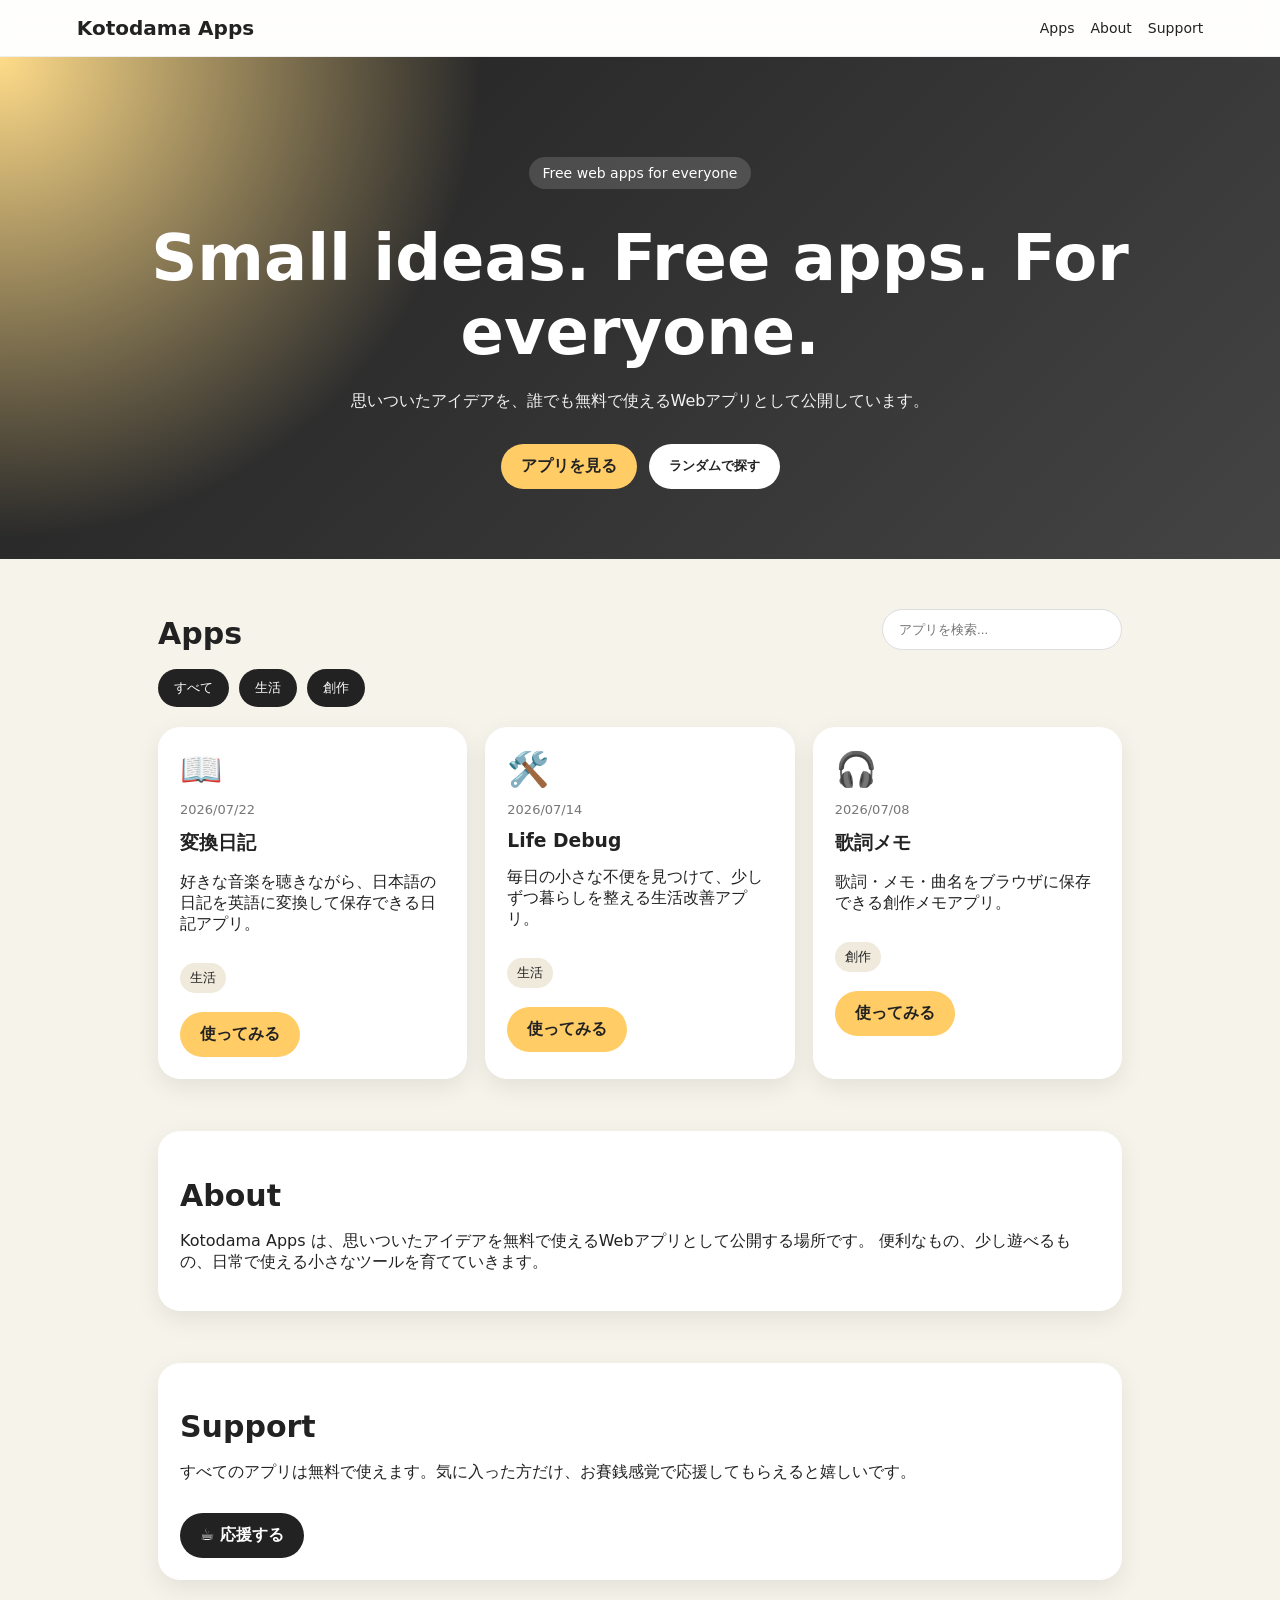
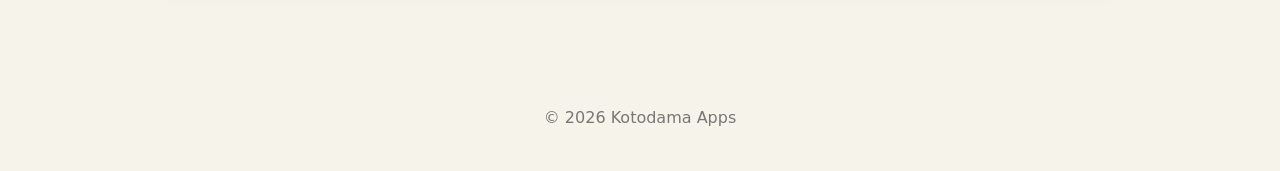
<file: index.html>
<!DOCTYPE html>
<html lang="ja">

<head>
  <meta charset="UTF-8" />
  <meta name="viewport" content="width=device-width, initial-scale=1.0" />
  <title>Kotodama Apps</title>
  <link rel="stylesheet" href="style.css" />
</head>

<body>
  <header class="site-header">
    <div class="logo" id="siteLogo">Kotodama Apps</div>
    <nav>
      <a href="#apps">Apps</a>
      <a href="#about">About</a>
      <a href="#support">Support</a>
    </nav>
  </header>

  <section class="hero">
    <p class="badge" id="siteBadge"></p>
    <h1 id="siteSlogan"></h1>
    <p class="lead" id="siteDescription"></p>

    <div class="hero-buttons">
      <a href="#apps" class="btn primary">アプリを見る</a>
      <button class="btn secondary" id="randomBtn">ランダムで探す</button>
    </div>
  </section>

  <main>
    <section class="section" id="apps">
      <div class="section-head">
        <h2>Apps</h2>
        <input id="searchInput" type="text" placeholder="アプリを検索..." />
      </div>

      <div class="categories" id="categoryButtons"></div>

      <div id="appList" class="app-grid"></div>
    </section>

    <section class="section about" id="about">
      <h2>About</h2>
      <p>
        Kotodama Apps は、思いついたアイデアを無料で使えるWebアプリとして公開する場所です。
        便利なもの、少し遊べるもの、日常で使える小さなツールを育てていきます。
      </p>
    </section>

    <section class="section support" id="support">
      <h2>Support</h2>
      <p>
        すべてのアプリは無料で使えます。気に入った方だけ、お賽銭感覚で応援してもらえると嬉しいです。
      </p>
      <a class="btn support-btn" id="supportLink" href="#" target="_blank">☕ 応援する</a>
    </section>
  </main>

  <footer>
    <p id="footerText"></p>
  </footer>

  <script src="config.js"></script>
  <script src="apps.js"></script>
  <script src="script.js"></script>
</body>

</html>
</file>
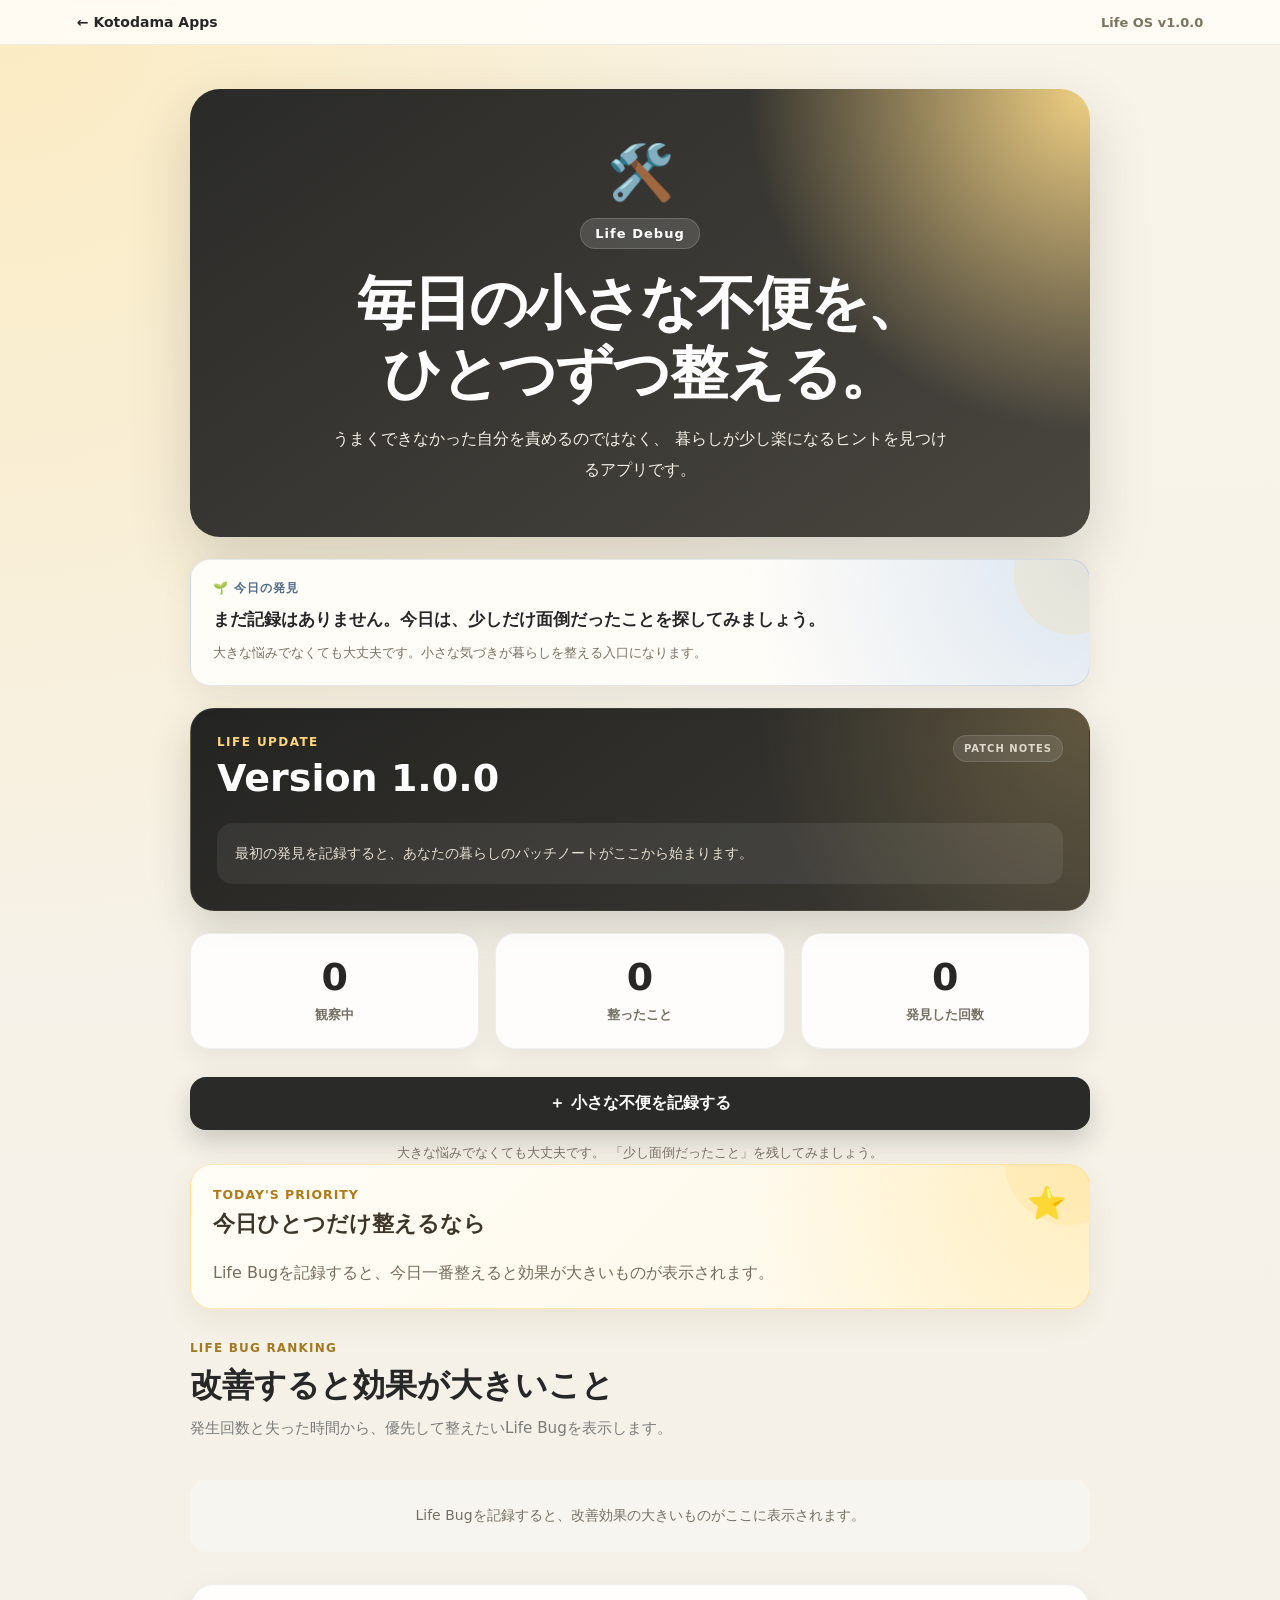
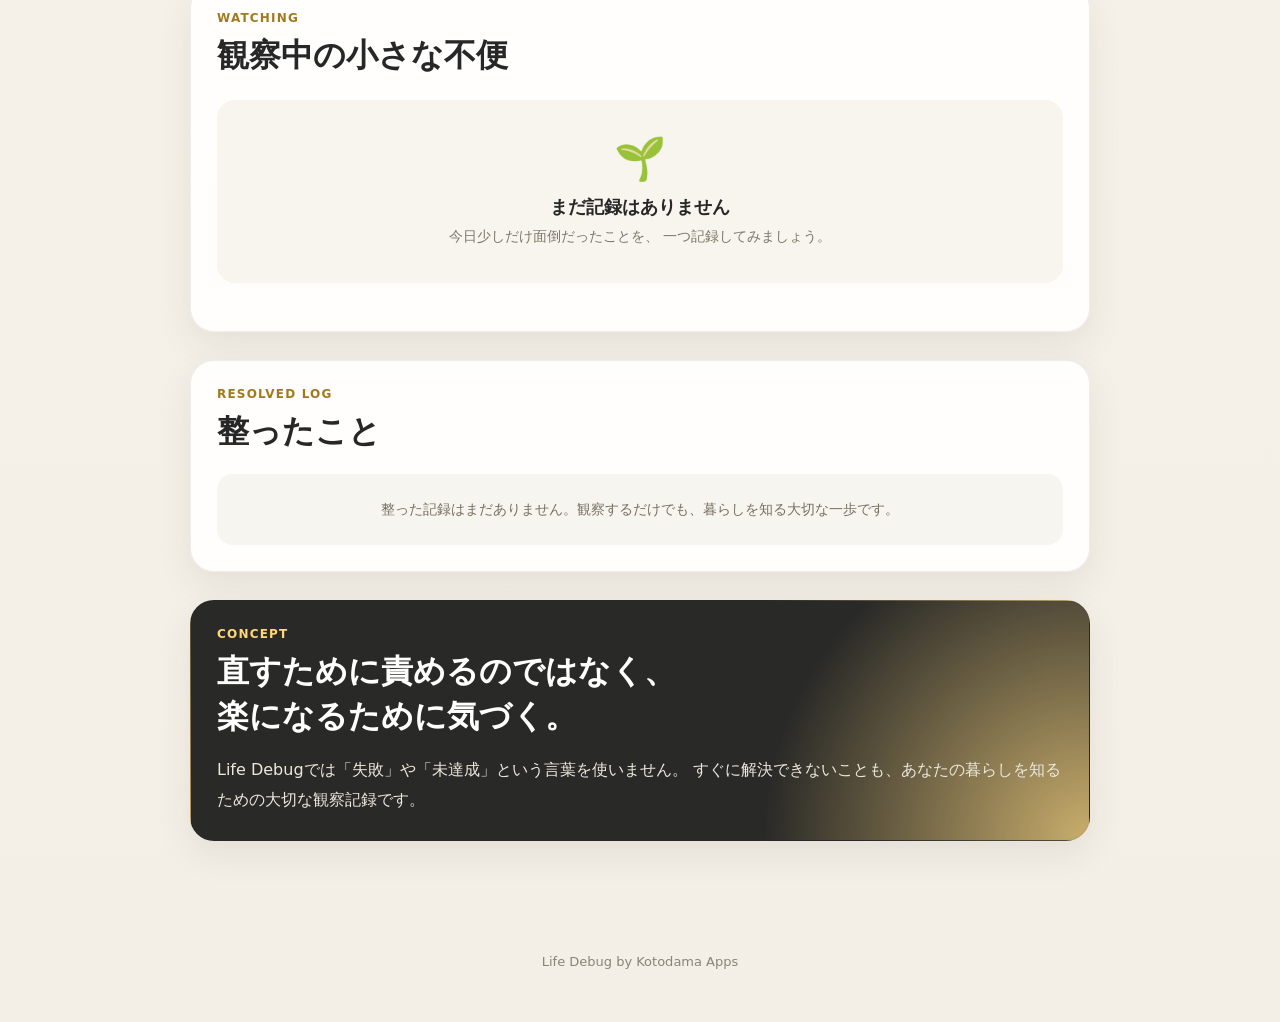
<file: apps/life-debug/index.html>
<!DOCTYPE html>
<html lang="ja">

<head>
  <meta charset="UTF-8" />

  <meta name="viewport" content="width=device-width, initial-scale=1.0" />

  <meta name="description" content="毎日の小さな不便を見つけて、少しずつ暮らしを整える生活改善アプリ。">

  <meta name="theme-color" content="#f6f3ea">

  <title>Life Debug | Kotodama Apps</title>

  <link rel="icon" type="image/png" href="../../favicon.png">

  <link rel="stylesheet" href="style.css" />
  <link rel="stylesheet" href="actions.css" />
</head>

<body>

  <!-- =========================
       ヘッダー
  ========================== -->
  <header class="app-header">
    <a href="../../" class="back-link">
      ← Kotodama Apps
    </a>

    <p class="app-header__version" id="appVersion">
      Life OS v1.0.0
    </p>
  </header>


  <!-- =========================
       メイン
  ========================== -->
  <main class="app-main">

    <!-- =========================
         ヒーロー
    ========================== -->
    <section class="hero">

      <div class="hero__icon" aria-hidden="true">
        🛠️
      </div>

      <p class="hero__label">
        Life Debug
      </p>

      <h1>
        毎日の小さな不便を、<br>
        ひとつずつ整える。
      </h1>

      <p class="hero__description">
        うまくできなかった自分を責めるのではなく、
        暮らしが少し楽になるヒントを見つけるアプリです。
      </p>

    </section>


    <!-- =========================
         今日の発見
    ========================== -->
    <section class="message-card" id="dailyDiscoveryCard">

      <p class="message-card__label">
        🌱 今日の発見
      </p>

      <p class="message-card__text" id="dailyDiscoveryText">
        気づけたことが、最初のアップデートです。
      </p>

      <p class="message-card__subtext" id="dailyDiscoverySubtext">
        小さな不便を記録すると、暮らしの傾向が少しずつ見えてきます。
      </p>

    </section>


    <!-- =========================
         Life Update
    ========================== -->
    <section class="life-update-card" id="lifeUpdateCard">

      <div class="life-update-card__header">
        <div>
          <p class="life-update-card__label">
            Life Update
          </p>

          <h2 class="life-update-card__version" id="lifeUpdateVersion">
            Version 1.0.0
          </h2>
        </div>

        <span class="life-update-card__badge">
          PATCH NOTES
        </span>
      </div>

      <div class="life-update-card__content" id="lifeUpdateContent"></div>

    </section>


    <!-- =========================
         状況表示
    ========================== -->
    <section class="summary-grid">

      <article class="summary-card">
        <p class="summary-card__number" id="watchingCount">
          0
        </p>

        <p class="summary-card__label">
          観察中
        </p>
      </article>

      <article class="summary-card">
        <p class="summary-card__number" id="resolvedCount">
          0
        </p>

        <p class="summary-card__label">
          整ったこと
        </p>
      </article>

      <article class="summary-card">
        <p class="summary-card__number" id="totalUpdateCount">
          0
        </p>

        <p class="summary-card__label">
          発見した回数
        </p>
      </article>

    </section>


    <!-- =========================
         登録ボタン
    ========================== -->
    <section class="action-section">

      <button type="button" class="primary-button" id="openBugFormButton">
        ＋ 小さな不便を記録する
      </button>

      <p class="action-section__note">
        大きな悩みでなくても大丈夫です。
        「少し面倒だったこと」を残してみましょう。
      </p>

    </section>


    <!-- =========================
         登録フォーム
    ========================== -->
    <section class="form-card is-hidden" id="bugFormSection">

      <div class="section-title-row">
        <div>
          <p class="section-label">
            New Discovery
          </p>

          <h2>
            何が少し面倒でしたか？
          </h2>
        </div>

        <button type="button" class="close-button" id="closeBugFormButton" aria-label="入力画面を閉じる">
          ×
        </button>
      </div>

      <form id="bugForm">

        <div class="form-group">
          <label for="bugTitle">
            小さな不便
          </label>

          <input type="text" id="bugTitle" maxlength="50" placeholder="例：帰宅後に鍵を探した" required />
        </div>

        <div class="form-group">
          <label for="lostMinutes">
            どのくらい時間がかかりましたか？
          </label>

          <select id="lostMinutes">
            <option value="0">ほとんどかかっていない</option>
            <option value="1">約1分</option>
            <option value="3">約3分</option>
            <option value="5">約5分</option>
            <option value="10">約10分</option>
            <option value="15">約15分</option>
            <option value="30">約30分以上</option>
          </select>
        </div>

        <div class="form-group">
          <label for="bugMemo">
            覚えておきたいこと
            <span>任意</span>
          </label>

          <textarea id="bugMemo" rows="4" maxlength="200" placeholder="例：急いでいる朝に起こりやすい"></textarea>
        </div>

        <button type="submit" class="primary-button">
          発見として記録する
        </button>

      </form>

    </section>
    <!-- =========================
     Life Priority
========================== -->
    <section class="priority-section" id="prioritySection">
      <div class="priority-card">
        <div class="priority-card__top">
          <div>
            <p class="priority-card__label">
              Today's Priority
            </p>

            <h2>
              今日ひとつだけ整えるなら
            </h2>
          </div>

          <span class="priority-card__icon">
            ⭐
          </span>
        </div>

        <div class="priority-card__content" id="priorityContent">
          <!-- JavaScriptで表示 -->
        </div>
      </div>
    </section>
    <!-- =========================
     Life Bug Ranking
========================== -->
    <section class="ranking-section" id="rankingSection">
      <div class="section-title-row">
        <div>
          <p class="section-label">
            Life Bug Ranking
          </p>

          <h2>
            改善すると効果が大きいこと
          </h2>
        </div>
      </div>

      <p class="ranking-section__description">
        発生回数と失った時間から、優先して整えたいLife Bugを表示します。
      </p>

      <div class="ranking-list" id="rankingList">
        <!-- JavaScriptでランキングを表示 -->
      </div>
    </section>
    <!-- =========================
         観察中一覧
    ========================== -->
    <section class="list-section">

      <div class="section-title-row">
        <div>
          <p class="section-label">
            Watching
          </p>

          <h2>
            観察中の小さな不便
          </h2>
        </div>
      </div>

      <div class="empty-state" id="emptyState">

        <div class="empty-state__icon" aria-hidden="true">
          🌱
        </div>

        <p class="empty-state__title">
          まだ記録はありません
        </p>

        <p class="empty-state__text">
          今日少しだけ面倒だったことを、
          一つ記録してみましょう。
        </p>

      </div>

      <div class="bug-list" id="bugList"></div>

    </section>


    <!-- =========================
         アプリの考え方
    ========================== -->
    <section class="concept-card">

      <p class="section-label">
        Concept
      </p>

      <h2>
        直すために責めるのではなく、<br>
        楽になるために気づく。
      </h2>

      <p>
        Life Debugでは「失敗」や「未達成」という言葉を使いません。
        すぐに解決できないことも、あなたの暮らしを知るための大切な観察記録です。
      </p>

    </section>

  </main>


  <!-- =========================
       完了メッセージ
  ========================== -->
  <div class="toast" id="toast" role="status" aria-live="polite">

    <p class="toast__title">
      新しい発見を記録しました
    </p>

    <p class="toast__message">
      気づけたことが、最初のアップデートです。
    </p>

  </div>


  <!-- =========================
       フッター
  ========================== -->
  <footer class="app-footer">
    <p>
      Life Debug by Kotodama Apps
    </p>
  </footer>

  <script src="script.js"></script>

</body>

</html>
</file>
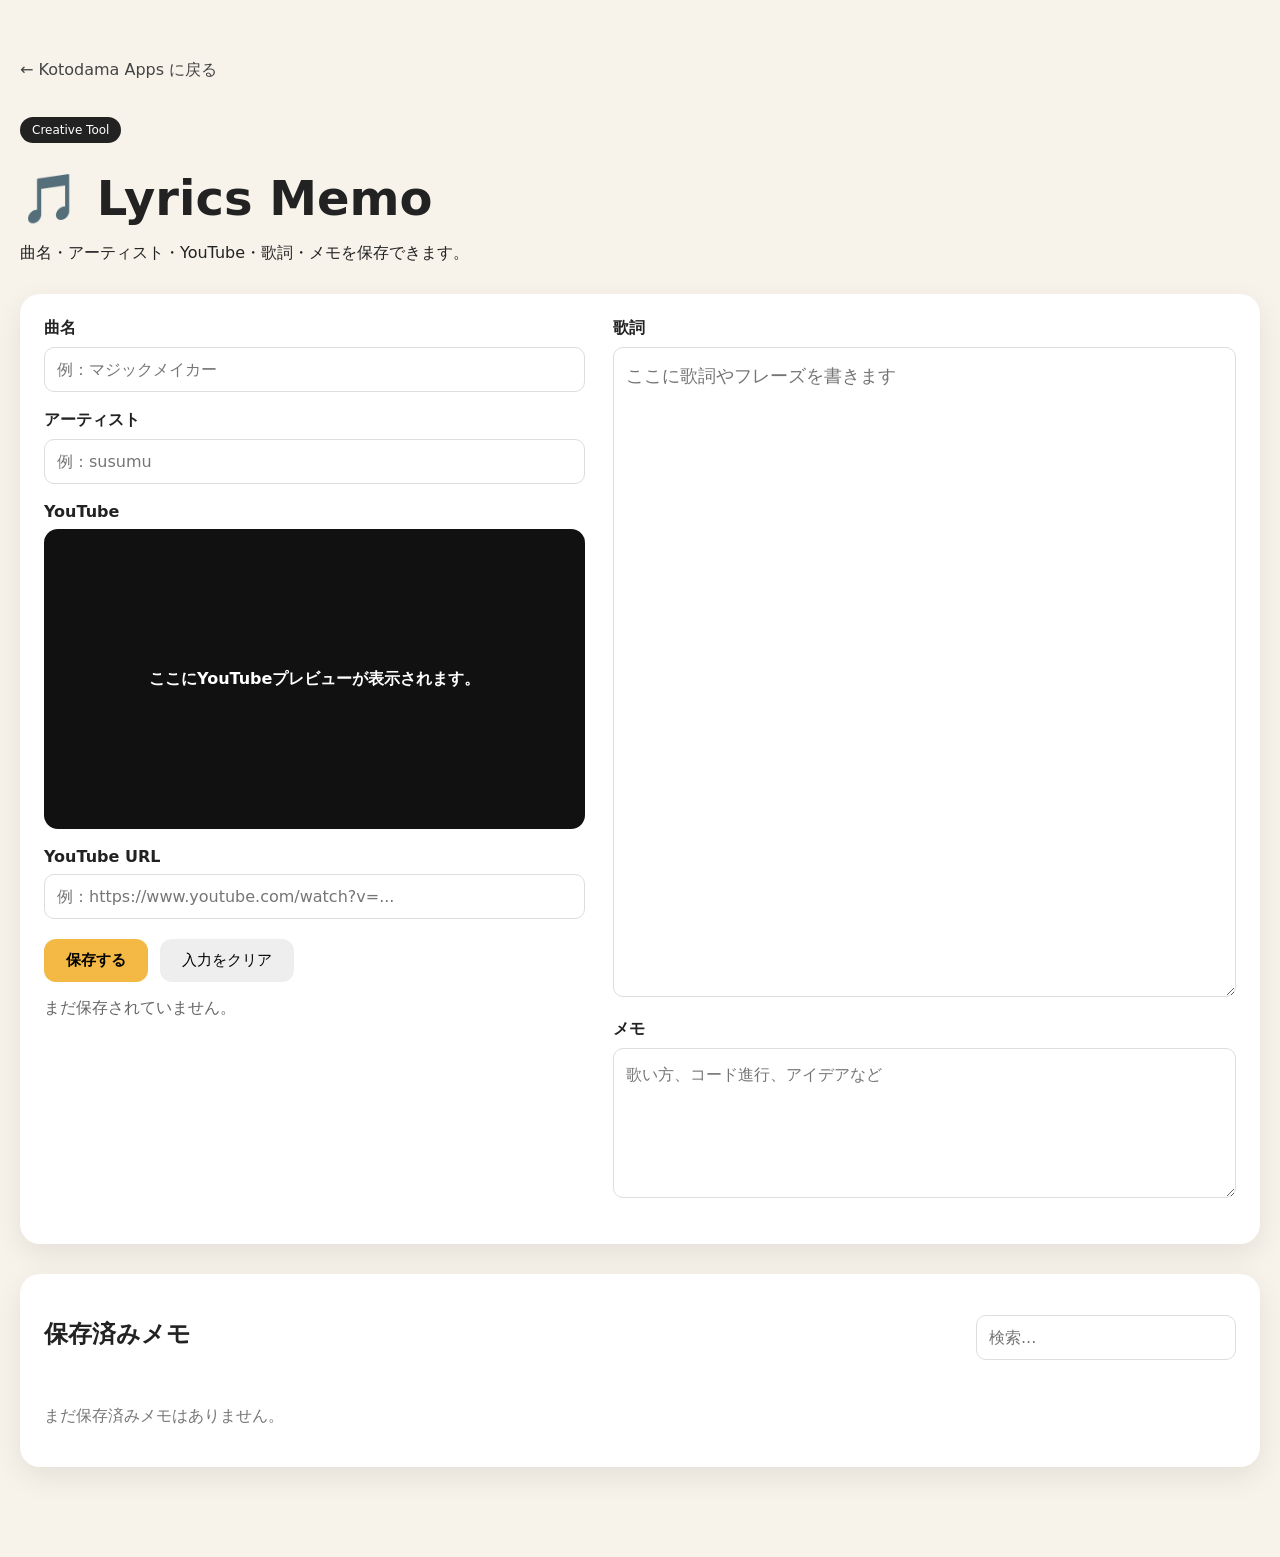
<file: apps/lyrics-memo/index.html>
<!DOCTYPE html>
<html lang="ja">

<head>
  <meta charset="UTF-8" />
  <meta name="viewport" content="width=device-width, initial-scale=1.0" />
  <title>Lyrics Memo | Kotodama Apps</title>
  <link rel="stylesheet" href="style.css" />
</head>

<body>
  <main class="app">
    <a class="back-link" href="../../index.html">← Kotodama Apps に戻る</a>

    <header class="app-header">
      <p class="app-label">Creative Tool</p>
      <h1>🎵 Lyrics Memo</h1>
      <p>曲名・アーティスト・YouTube・歌詞・メモを保存できます。</p>
    </header>

    <section class="editor-card">
      <div class="editor-layout">
        <div class="left-panel">
          <label>
            曲名
            <input id="titleInput" type="text" placeholder="例：マジックメイカー" />
          </label>

          <label>
            アーティスト
            <input id="artistInput" type="text" placeholder="例：susumu" />
          </label>

          <label>
            YouTube
            <div id="youtubePreview" class="youtube-preview">
              <p>ここにYouTubeプレビューが表示されます。</p>
            </div>
          </label>

          <label>
            YouTube URL
            <input id="youtubeInput" type="url" placeholder="例：https://www.youtube.com/watch?v=..." />
          </label>

          <div class="actions">
            <button id="saveBtn" type="button">保存する</button>
            <button id="clearBtn" type="button">入力をクリア</button>
          </div>

          <p id="statusText" class="status">まだ保存されていません。</p>
        </div>

        <div class="right-panel">
          <label>
            歌詞
            <textarea id="lyricsInput" placeholder="ここに歌詞やフレーズを書きます"></textarea>
          </label>

          <label>
            メモ
            <textarea id="memoInput" placeholder="歌い方、コード進行、アイデアなど"></textarea>
          </label>
        </div>
      </div>
    </section>

    <section class="list-card">
      <div class="list-head">
        <h2>保存済みメモ</h2>
        <input id="searchInput" type="text" placeholder="検索..." />
      </div>

      <div id="memoList" class="memo-list">
        <p class="empty">まだ保存済みメモはありません。</p>
      </div>
    </section>
  </main>

  <script src="script.js"></script>
</body>

</html>
</file>
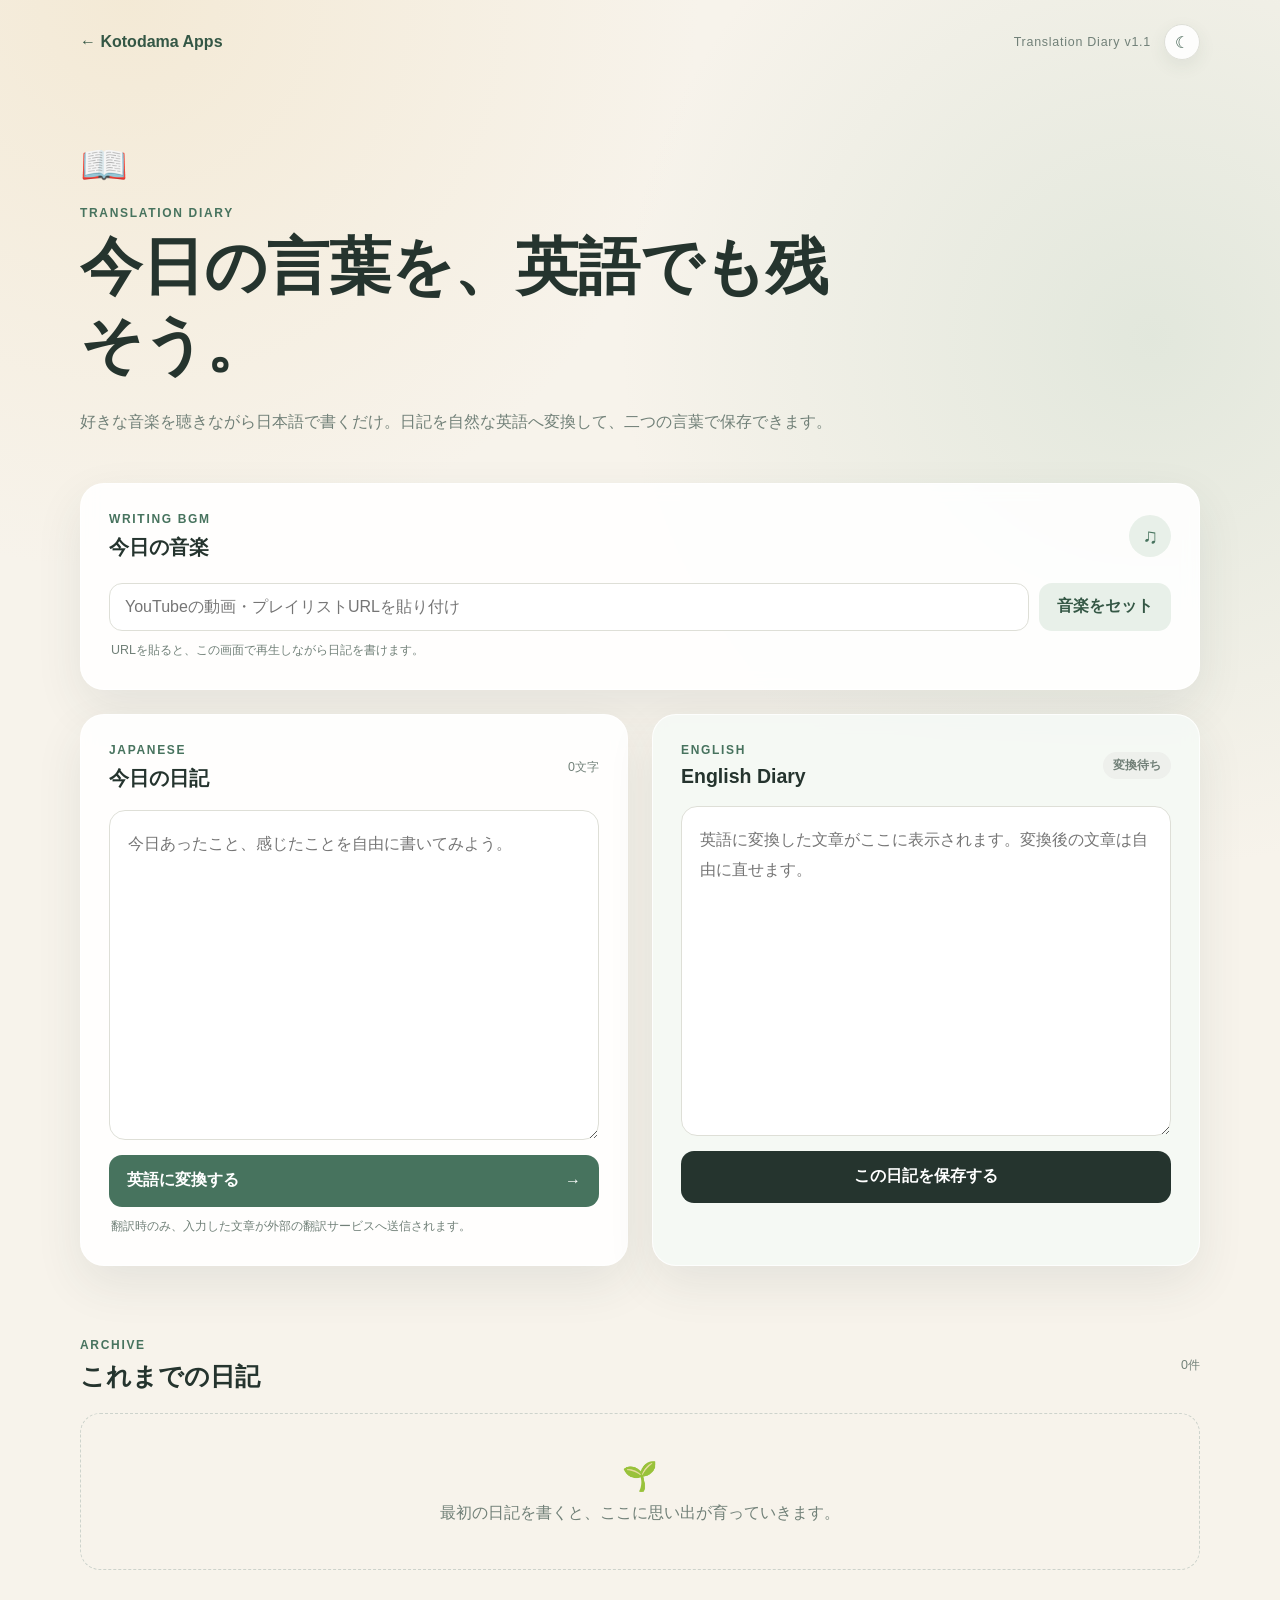
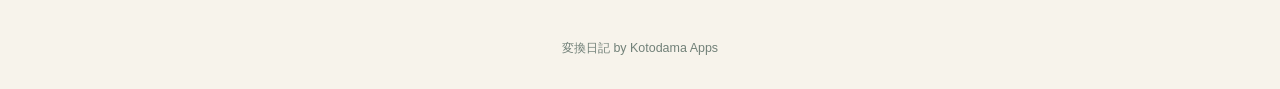
<file: apps/translation-diary/index.html>
<!DOCTYPE html>
<html lang="ja">
<head>
  <meta charset="UTF-8">
  <meta name="viewport" content="width=device-width, initial-scale=1.0">
  <meta name="description" content="日本語の日記を英語へ変換し、好きな音楽と一緒に残せる日記アプリ。">
  <title>変換日記 | Kotodama Apps</title>
  <script>
    if (localStorage.getItem("translationDiaryTheme") === "dark") {
      document.documentElement.dataset.theme = "dark";
    }
  </script>
  <link rel="stylesheet" href="style.css">
</head>
<body>
  <header class="site-header">
    <a class="back-link" href="../../">← Kotodama Apps</a>
    <div class="header-actions">
      <span class="version">Translation Diary v1.1</span>
      <button id="themeToggle" class="theme-toggle" type="button" aria-label="夜モードに切り替える" title="夜モード">
        <span id="themeIcon" aria-hidden="true">☾</span>
      </button>
    </div>
  </header>

  <main class="page-shell">
    <section class="hero">
      <span class="hero-icon" aria-hidden="true">📖</span>
      <p class="eyebrow">Translation Diary</p>
      <h1>今日の言葉を、英語でも残そう。</h1>
      <p>好きな音楽を聴きながら日本語で書くだけ。日記を自然な英語へ変換して、二つの言葉で保存できます。</p>
    </section>

    <section class="music-card card" aria-labelledby="musicTitle">
      <div class="section-heading">
        <div>
          <p class="section-kicker">Writing BGM</p>
          <h2 id="musicTitle">今日の音楽</h2>
        </div>
        <span class="music-note" aria-hidden="true">♫</span>
      </div>
      <div class="url-row">
        <label class="sr-only" for="youtubeUrl">YouTube URL</label>
        <input id="youtubeUrl" type="url" inputmode="url" placeholder="YouTubeの動画・プレイリストURLを貼り付け">
        <button id="loadMusicButton" class="secondary-button" type="button">音楽をセット</button>
      </div>
      <p id="musicMessage" class="helper-text">URLを貼ると、この画面で再生しながら日記を書けます。</p>
      <div id="playerWrap" class="player-wrap" hidden>
        <iframe id="youtubePlayer" title="YouTube player" allow="accelerometer; autoplay; clipboard-write; encrypted-media; gyroscope; picture-in-picture; web-share" allowfullscreen></iframe>
      </div>
    </section>

    <section class="editor-grid">
      <article class="card editor-card">
        <div class="section-heading compact">
          <div>
            <p class="section-kicker">Japanese</p>
            <h2>今日の日記</h2>
          </div>
          <span id="japaneseCount" class="count">0文字</span>
        </div>
        <label class="sr-only" for="japaneseDiary">日本語の日記</label>
        <textarea id="japaneseDiary" maxlength="5000" placeholder="今日あったこと、感じたことを自由に書いてみよう。"></textarea>
        <button id="translateButton" class="primary-button" type="button">
          <span>英語に変換する</span>
          <span aria-hidden="true">→</span>
        </button>
        <p class="privacy-note">翻訳時のみ、入力した文章が外部の翻訳サービスへ送信されます。</p>
      </article>

      <article class="card editor-card english-card">
        <div class="section-heading compact">
          <div>
            <p class="section-kicker">English</p>
            <h2>English Diary</h2>
          </div>
          <span id="englishStatus" class="status-pill">変換待ち</span>
        </div>
        <label class="sr-only" for="englishDiary">英語の日記</label>
        <textarea id="englishDiary" placeholder="英語に変換した文章がここに表示されます。変換後の文章は自由に直せます。"></textarea>
        <button id="saveButton" class="save-button" type="button">この日記を保存する</button>
      </article>
    </section>

    <section class="history-section" aria-labelledby="historyTitle">
      <div class="history-heading">
        <div>
          <p class="section-kicker">Archive</p>
          <h2 id="historyTitle">これまでの日記</h2>
        </div>
        <span id="entryCount" class="archive-count">0件</span>
      </div>
      <div id="emptyHistory" class="empty-history">
        <span aria-hidden="true">🌱</span>
        <p>最初の日記を書くと、ここに思い出が育っていきます。</p>
      </div>
      <div id="historyList" class="history-list"></div>
    </section>
  </main>

  <div id="toast" class="toast" role="status" aria-live="polite"></div>

  <footer>変換日記 by Kotodama Apps</footer>
  <script src="script.js"></script>
</body>
</html>
</file>
<file: style.css>
* {
  box-sizing: border-box;
}

body {
  margin: 0;
  font-family: system-ui, sans-serif;
  background: #f6f3ea;
  color: #222;
}

a {
  color: inherit;
  text-decoration: none;
}

.site-header {
  position: sticky;
  top: 0;
  z-index: 10;
  display: flex;
  justify-content: space-between;
  align-items: center;
  padding: 16px 6%;
  background: rgba(255, 255, 255, 0.9);
  backdrop-filter: blur(12px);
  border-bottom: 1px solid #eee;
}

.logo {
  font-weight: 900;
  font-size: 20px;
}

nav {
  display: flex;
  gap: 16px;
  font-size: 14px;
}

.hero {
  text-align: center;
  padding: 86px 20px 70px;
  background:
    radial-gradient(circle at top left, #ffdc8a, transparent 35%),
    linear-gradient(135deg, #202020, #444);
  color: white;
}

.badge {
  display: inline-block;
  padding: 8px 14px;
  background: rgba(255, 255, 255, 0.15);
  border-radius: 999px;
  font-size: 14px;
}

.hero h1 {
  font-size: clamp(34px, 7vw, 64px);
  margin: 18px 0;
}

.lead {
  max-width: 640px;
  margin: 0 auto 28px;
  line-height: 1.8;
  color: #f2f2f2;
}

.hero-buttons {
  display: flex;
  justify-content: center;
  gap: 12px;
  flex-wrap: wrap;
}

.btn {
  display: inline-block;
  border: none;
  border-radius: 999px;
  padding: 12px 20px;
  font-weight: 700;
  cursor: pointer;
}

.primary {
  background: #ffcc66;
  color: #222;
}

.secondary {
  background: white;
  color: #222;
}

main {
  max-width: 1000px;
  margin: 0 auto;
  padding: 32px 18px;
}

.section {
  margin-bottom: 52px;
}

.section h2 {
  font-size: 30px;
  margin-bottom: 18px;
}

.section-head {
  display: flex;
  justify-content: space-between;
  gap: 16px;
  align-items: center;
  flex-wrap: wrap;
}

#searchInput {
  padding: 12px 16px;
  border-radius: 999px;
  border: 1px solid #ddd;
  min-width: 240px;
}

.categories {
  display: flex;
  gap: 10px;
  flex-wrap: wrap;
  margin-bottom: 20px;
}

.categories button {
  border: none;
  background: #222;
  color: white;
  border-radius: 999px;
  padding: 10px 16px;
  cursor: pointer;
}

.app-grid {
  display: grid;
  grid-template-columns: repeat(auto-fit, minmax(240px, 1fr));
  gap: 18px;
}

.app-card,
.about,
.support {
  background: white;
  border-radius: 22px;
  padding: 22px;
  box-shadow: 0 8px 24px rgba(0, 0, 0, 0.08);
}

.app-card .icon {
  font-size: 34px;
}

.app-card h3 {
  margin: 8px 0;
}

.date {
  color: #777;
  font-size: 13px;
}

.tag {
  display: inline-block;
  margin-top: 12px;
  padding: 6px 10px;
  background: #f0eadc;
  border-radius: 999px;
  font-size: 13px;
}

.support-btn {
  margin-top: 14px;
  background: #222;
  color: white;
}

.empty {
  color: #777;
}

footer {
  text-align: center;
  padding: 28px;
  color: #777;
}

@media (max-width: 600px) {
  .site-header {
    align-items: flex-start;
    flex-direction: column;
    gap: 8px;
  }

  #searchInput {
    width: 100%;
  }
}
</file>
<file: apps/life-debug/style.css>
* {
  box-sizing: border-box;
}

html {
  scroll-behavior: smooth;
}

body {
  margin: 0;

  font-family:
    system-ui,
    -apple-system,
    BlinkMacSystemFont,
    "Segoe UI",
    sans-serif;

  background:
    radial-gradient(circle at top left, rgba(255, 224, 145, 0.45), transparent 34%),
    linear-gradient(180deg, #f8f4ea 0%, #f3efe6 100%);

  color: #272727;
}

button,
input,
select,
textarea {
  font: inherit;
}

button {
  -webkit-tap-highlight-color: transparent;
}

a {
  color: inherit;
  text-decoration: none;
}

.app-header {
  position: sticky;
  top: 0;
  z-index: 20;

  display: flex;
  justify-content: space-between;
  align-items: center;
  gap: 16px;

  padding: 14px 6%;

  background: rgba(255, 253, 248, 0.9);
  backdrop-filter: blur(14px);

  border-bottom: 1px solid rgba(39, 39, 39, 0.08);
}

.back-link {
  font-size: 14px;
  font-weight: 700;
}

.back-link:hover {
  opacity: 0.68;
}

.app-header__version {
  margin: 0;

  color: #7c745f;

  font-size: 13px;
  font-weight: 700;
}

.app-main {
  width: min(900px, calc(100% - 32px));

  margin: 0 auto;
  padding: 44px 0 72px;
}

.hero {
  padding: 52px 32px;

  background:
    radial-gradient(circle at top right, rgba(255, 220, 138, 0.92), transparent 34%),
    linear-gradient(145deg, #2a2a28, #49463f);

  color: #fff;

  border-radius: 30px;

  box-shadow:
    0 24px 60px rgba(52, 47, 35, 0.18);

  text-align: center;
}

.hero__icon {
  font-size: 54px;
}

.hero__label {
  display: inline-block;

  margin: 14px 0 0;
  padding: 7px 14px;

  background: rgba(255, 255, 255, 0.13);

  border: 1px solid rgba(255, 255, 255, 0.16);
  border-radius: 999px;

  font-size: 13px;
  font-weight: 800;
  letter-spacing: 0.08em;
}

.hero h1 {
  margin: 20px 0 16px;

  font-size: clamp(34px, 7vw, 58px);
  line-height: 1.2;
  letter-spacing: -0.03em;
}

.hero__description {
  max-width: 620px;

  margin: 0 auto;

  color: #f4f0e7;

  font-size: 16px;
  line-height: 1.9;
}

.message-card {
  margin-top: 22px;
  padding: 20px 22px;

  background: #fffdf8;

  border: 1px solid rgba(144, 117, 58, 0.13);
  border-radius: 20px;

  box-shadow:
    0 10px 30px rgba(54, 48, 34, 0.08);
}

.message-card__label {
  margin: 0 0 8px;

  color: #987326;

  font-size: 12px;
  font-weight: 800;
  letter-spacing: 0.08em;
}

.message-card__text {
  margin: 0;

  font-size: 17px;
  font-weight: 700;
  line-height: 1.7;
}

.summary-grid {
  display: grid;
  grid-template-columns: repeat(3, 1fr);
  gap: 16px;

  margin-top: 22px;
}

.summary-card {
  padding: 24px 18px;

  background: rgba(255, 255, 255, 0.85);

  border: 1px solid rgba(39, 39, 39, 0.07);
  border-radius: 20px;

  box-shadow:
    0 10px 28px rgba(54, 48, 34, 0.07);

  text-align: center;
}

.summary-card__number {
  margin: 0;

  font-size: 38px;
  font-weight: 900;
  line-height: 1;
}

.summary-card__label {
  margin: 10px 0 0;

  color: #777064;

  font-size: 13px;
  font-weight: 700;
}

.action-section {
  margin-top: 28px;

  text-align: center;
}

.primary-button {
  display: inline-flex;
  justify-content: center;
  align-items: center;

  width: 100%;

  padding: 16px 22px;

  border: none;
  border-radius: 16px;

  background: #2a2a28;
  color: #fff;

  font-weight: 800;

  cursor: pointer;

  box-shadow:
    0 12px 26px rgba(42, 42, 40, 0.2);

  transition:
    transform 0.2s ease,
    opacity 0.2s ease;
}

.primary-button:hover {
  transform: translateY(-1px);
  opacity: 0.92;
}

.action-section__note {
  max-width: 560px;

  margin: 12px auto 0;

  color: #777064;

  font-size: 13px;
  line-height: 1.7;
}

.form-card,
.list-section,
.concept-card {
  margin-top: 28px;
  padding: 26px;

  background: rgba(255, 255, 255, 0.92);

  border: 1px solid rgba(39, 39, 39, 0.07);
  border-radius: 24px;

  box-shadow:
    0 14px 36px rgba(54, 48, 34, 0.08);
}

.is-hidden {
  display: none;
}

.section-title-row {
  display: flex;
  justify-content: space-between;
  align-items: flex-start;
  gap: 16px;
}

.section-label {
  margin: 0 0 8px;

  color: #a37920;

  font-size: 12px;
  font-weight: 900;
  letter-spacing: 0.1em;
  text-transform: uppercase;
}

.section-title-row h2,
.concept-card h2 {
  margin: 0;

  font-size: clamp(23px, 4vw, 32px);
  line-height: 1.4;
}

.close-button {
  display: grid;
  place-items: center;

  flex: 0 0 auto;

  width: 40px;
  height: 40px;

  padding: 0;

  border: none;
  border-radius: 50%;

  background: #efebe2;
  color: #343434;

  font-size: 25px;

  cursor: pointer;
}

.form-group {
  margin-top: 22px;
}

.form-group label {
  display: block;

  margin-bottom: 8px;

  font-size: 14px;
  font-weight: 800;
}

.form-group label span {
  margin-left: 5px;

  color: #8b8579;

  font-size: 12px;
  font-weight: 600;
}

.form-group input,
.form-group select,
.form-group textarea {
  width: 100%;

  padding: 14px 15px;

  border: 1px solid #ddd5c7;
  border-radius: 14px;

  background: #fffdf9;
  color: #282828;

  outline: none;
}

.form-group textarea {
  resize: vertical;

  line-height: 1.7;
}

.form-group input:focus,
.form-group select:focus,
.form-group textarea:focus {
  border-color: #c89a39;

  box-shadow:
    0 0 0 3px rgba(200, 154, 57, 0.14);
}

#bugForm .primary-button {
  margin-top: 24px;
}

.empty-state {
  margin-top: 22px;
  padding: 34px 20px;

  background: #f8f5ee;

  border-radius: 18px;

  text-align: center;
}

.empty-state__icon {
  font-size: 42px;
}

.empty-state__title {
  margin: 12px 0 6px;

  font-size: 18px;
  font-weight: 800;
}

.empty-state__text {
  margin: 0;

  color: #7d766a;

  font-size: 14px;
  line-height: 1.7;
}

.bug-list {
  display: grid;
  gap: 14px;

  margin-top: 22px;
}

.bug-card {
  padding: 18px;

  background: #fffdf8;

  border: 1px solid rgba(85, 78, 64, 0.1);
  border-radius: 18px;
}

.bug-card__top {
  display: flex;
  justify-content: space-between;
  gap: 16px;
}

.bug-card__title {
  margin: 0;

  font-size: 18px;
  line-height: 1.5;
}

.bug-card__date {
  flex: 0 0 auto;

  color: #8c8578;

  font-size: 12px;
}

.bug-card__meta {
  display: flex;
  gap: 8px;
  flex-wrap: wrap;

  margin-top: 12px;
}

.bug-card__badge {
  display: inline-flex;
  align-items: center;

  padding: 6px 10px;

  background: #f1ebdd;
  color: #665637;

  border-radius: 999px;

  font-size: 12px;
  font-weight: 700;
}

.bug-card__memo {
  margin: 14px 0 0;

  color: #615d55;

  font-size: 14px;
  line-height: 1.75;
}

.concept-card {
  background:
    radial-gradient(circle at bottom right, rgba(255, 218, 131, 0.75), transparent 35%),
    #292927;

  color: #fff;
}

.concept-card .section-label {
  color: #ffd67a;
}

.concept-card h2 {
  margin-bottom: 16px;
}

.concept-card>p:last-child {
  margin: 0;

  color: #ece8df;

  line-height: 1.85;
}

.toast {
  position: fixed;
  left: 50%;
  bottom: 24px;
  z-index: 100;

  width: min(420px, calc(100% - 32px));

  padding: 18px 20px;

  background: #242422;
  color: #fff;

  border-radius: 18px;

  box-shadow:
    0 20px 55px rgba(0, 0, 0, 0.28);

  opacity: 0;
  pointer-events: none;

  transform: translate(-50%, 24px);

  transition:
    opacity 0.25s ease,
    transform 0.25s ease;
}

.toast.is-visible {
  opacity: 1;

  transform: translate(-50%, 0);
}

.toast__title {
  margin: 0;

  font-weight: 900;
}

.toast__message {
  margin: 6px 0 0;

  color: #e6dfd2;

  font-size: 13px;
  line-height: 1.6;
}

.app-footer {
  padding: 28px 16px 40px;

  color: #8a8377;

  text-align: center;
  font-size: 13px;
}

@media (max-width: 700px) {
  .app-header {
    padding: 13px 18px;
  }

  .app-main {
    width: min(100% - 22px, 900px);

    padding-top: 24px;
  }

  .hero {
    padding: 38px 20px;

    border-radius: 24px;
  }

  .hero h1 {
    font-size: 34px;
  }

  .hero__description {
    font-size: 14px;
  }

  .summary-grid {
    grid-template-columns: 1fr;
  }

  .summary-card {
    display: flex;
    justify-content: space-between;
    align-items: center;

    padding: 18px 20px;

    text-align: left;
  }

  .summary-card__number {
    font-size: 30px;
  }

  .summary-card__label {
    margin-top: 0;
  }

  .form-card,
  .list-section,
  .concept-card {
    padding: 21px;

    border-radius: 20px;
  }

  .bug-card__top {
    flex-direction: column;
    gap: 5px;
  }
}

/* =========================
   今日の発見
========================= */

.message-card {
  position: relative;

  overflow: hidden;
}

.message-card::after {
  content: "";

  position: absolute;
  top: -45px;
  right: -45px;

  width: 120px;
  height: 120px;

  background: rgba(255, 210, 105, 0.16);

  border-radius: 50%;

  pointer-events: none;
}

.message-card__label,
.message-card__text,
.message-card__subtext {
  position: relative;
  z-index: 1;
}

.message-card__subtext {
  margin: 8px 0 0;

  color: #777064;

  font-size: 13px;
  line-height: 1.75;
}

.message-card.is-growth {
  background:
    radial-gradient(circle at top right,
      rgba(206, 231, 190, 0.7),
      transparent 38%),
    #fffdf8;

  border-color: rgba(72, 112, 72, 0.17);
}

.message-card.is-growth .message-card__label {
  color: #557348;
}

.message-card.is-observation {
  background:
    radial-gradient(circle at top right,
      rgba(255, 224, 153, 0.7),
      transparent 38%),
    #fffdf8;
}

.message-card.is-rest {
  background:
    radial-gradient(circle at top right,
      rgba(206, 220, 238, 0.72),
      transparent 38%),
    #fffdf8;

  border-color: rgba(78, 100, 132, 0.14);
}

.message-card.is-rest .message-card__label {
  color: #526b88;
}

/* =========================
   Life Bug Ranking
========================= */

.ranking-section {
  margin-bottom: 32px;
}

.ranking-section__description {
  margin: 8px 0 20px;
  color: #7b7b7b;
  font-size: 0.95rem;
  line-height: 1.6;
}

.ranking-list {
  display: grid;
  gap: 16px;
}

.ranking-card {
  background: #fff;
  border-radius: 18px;
  padding: 18px;
  border: 1px solid #ececec;
  box-shadow: 0 6px 18px rgba(0, 0, 0, .05);
}

.ranking-card__top {
  display: flex;
  justify-content: space-between;
  align-items: center;
  margin-bottom: 14px;
}

.ranking-card__rank {
  font-size: 1.6rem;
  font-weight: bold;
}

.ranking-card__title {
  font-size: 1.1rem;
  font-weight: bold;
  color: #333;
}

.ranking-card__stats {
  display: flex;
  gap: 18px;
  margin-top: 10px;
}

.ranking-card__stat {
  flex: 1;
  background: #f8f8f8;
  border-radius: 12px;
  padding: 12px;
  text-align: center;
}

.ranking-card__label {
  font-size: .8rem;
  color: #888;
}

.ranking-card__value {
  margin-top: 4px;
  font-size: 1.2rem;
  font-weight: bold;
}

.ranking-card__message {
  margin-top: 16px;
  color: #666;
  line-height: 1.6;
}

/* =========================
   Life Priority
========================= */

.priority-section {
  margin-bottom: 32px;
}

.priority-card {
  padding: 22px;
  overflow: hidden;
  position: relative;
  border: 1px solid rgba(255, 205, 95, 0.45);
  border-radius: 22px;
  background:
    radial-gradient(circle at top right,
      rgba(255, 220, 120, 0.38),
      transparent 38%),
    linear-gradient(135deg,
      #fffdf7,
      #fff8e7);
  box-shadow:
    0 12px 30px rgba(126, 91, 28, 0.09);
}

.priority-card::after {
  content: "";
  width: 130px;
  height: 130px;
  position: absolute;
  top: -70px;
  right: -45px;
  border-radius: 50%;
  background: rgba(255, 202, 76, 0.13);
  pointer-events: none;
}

.priority-card__top {
  display: flex;
  gap: 20px;
  align-items: flex-start;
  justify-content: space-between;
}

.priority-card__label {
  margin: 0 0 6px;
  color: #b07a16;
  font-size: 0.78rem;
  font-weight: 700;
  letter-spacing: 0.08em;
  text-transform: uppercase;
}

.priority-card__top h2 {
  margin: 0;
  color: #3c3528;
  font-size: 1.35rem;
  line-height: 1.45;
}

.priority-card__icon {
  z-index: 1;
  flex-shrink: 0;
  font-size: 2rem;
  line-height: 1;
}

.priority-card__content {
  margin-top: 20px;
}

.priority-card__title {
  margin: 0;
  color: #332d23;
  font-size: 1.2rem;
  line-height: 1.5;
}

.priority-card__stats {
  display: flex;
  gap: 12px;
  margin-top: 16px;
}

.priority-card__stat {
  flex: 1;
  padding: 12px;
  border: 1px solid rgba(174, 129, 42, 0.12);
  border-radius: 14px;
  background: rgba(255, 255, 255, 0.68);
}

.priority-card__stat-label {
  margin: 0;
  color: #8a7b62;
  font-size: 0.78rem;
}

.priority-card__stat-value {
  margin: 4px 0 0;
  color: #4d4230;
  font-size: 1.05rem;
  font-weight: 700;
}

.priority-card__message {
  margin: 16px 0 0;
  color: #6f624d;
  font-size: 0.93rem;
  line-height: 1.75;
}

.priority-card__solution {
  margin: 14px 0 0;
  padding: 13px 14px;
  border-left: 3px solid #db9f2c;
  border-radius: 0 12px 12px 0;
  background: rgba(255, 255, 255, 0.62);
  color: #5b4d38;
  font-size: 0.9rem;
  line-height: 1.65;
}

.priority-card__solution-label {
  display: block;
  margin-bottom: 3px;
  color: #a66e0b;
  font-size: 0.76rem;
  font-weight: 700;
}

.priority-card__empty {
  margin: 0;
  color: #766c5d;
  line-height: 1.7;
}

@media (max-width: 700px) {
  .priority-card {
    padding: 18px;
  }

  .priority-card__top h2 {
    font-size: 1.15rem;
  }

  .priority-card__stats {
    flex-direction: column;
  }
}
</file>
<file: apps/life-debug/actions.css>
/* =========================
   Life Debug 操作機能
========================= */

.bug-card {
  transition:
    transform 0.2s ease,
    box-shadow 0.2s ease;
}

.bug-card:hover {
  transform: translateY(-1px);

  box-shadow:
    0 12px 28px rgba(54, 48, 34, 0.09);
}

.bug-card__occurrence {
  background: #edf3e8;
  color: #47613c;
}

.bug-card__solution {
  margin: 16px 0 0;
  padding: 14px 15px;

  background: #f8f3e7;

  border-left: 4px solid #d2a94f;
  border-radius: 12px;

  color: #514936;

  font-size: 14px;
  line-height: 1.75;
}

.bug-card__solution-label {
  display: block;

  margin-bottom: 5px;

  color: #94701e;

  font-size: 11px;
  font-weight: 900;
  letter-spacing: 0.08em;
}

.bug-card__actions {
  display: grid;
  grid-template-columns: repeat(3, 1fr);
  gap: 9px;

  margin-top: 17px;
}

.bug-action-button {
  display: inline-flex;
  justify-content: center;
  align-items: center;
  gap: 5px;

  min-height: 43px;
  padding: 10px 11px;

  border: none;
  border-radius: 12px;

  font-size: 12px;
  font-weight: 800;
  line-height: 1.4;

  cursor: pointer;

  transition:
    transform 0.2s ease,
    opacity 0.2s ease,
    background 0.2s ease;
}

.bug-action-button:hover {
  transform: translateY(-1px);
  opacity: 0.9;
}

.bug-action-button--again {
  background: #eeeadf;
  color: #504b40;
}

.bug-action-button--solution {
  background: #f5ddb0;
  color: #5f4517;
}

.bug-action-button--resolved {
  background: #354b3b;
  color: #ffffff;
}

.solution-editor {
  margin-top: 14px;
  padding: 15px;

  background: #f7f3ea;

  border: 1px solid #e3dac8;
  border-radius: 15px;
}

.solution-editor__label {
  display: block;

  margin-bottom: 8px;

  font-size: 13px;
  font-weight: 800;
}

.solution-editor__input {
  width: 100%;
  min-height: 90px;

  padding: 12px 13px;

  border: 1px solid #d9cfbe;
  border-radius: 12px;

  background: #fffdf9;
  color: #282828;

  line-height: 1.7;

  resize: vertical;
  outline: none;
}

.solution-editor__input:focus {
  border-color: #c89a39;

  box-shadow:
    0 0 0 3px rgba(200, 154, 57, 0.14);
}

.solution-editor__buttons {
  display: flex;
  justify-content: flex-end;
  gap: 8px;

  margin-top: 10px;
}

.solution-editor__button {
  padding: 9px 14px;

  border: none;
  border-radius: 10px;

  font-size: 12px;
  font-weight: 800;

  cursor: pointer;
}

.solution-editor__button--cancel {
  background: #e8e4dc;
  color: #47433b;
}

.solution-editor__button--save {
  background: #2a2a28;
  color: #ffffff;
}

/* =========================
   Life Update
========================= */

.life-update-card {
  margin-top: 22px;
  padding: 26px;

  overflow: hidden;

  background:
    radial-gradient(circle at top right, rgba(255, 214, 122, 0.22), transparent 36%),
    linear-gradient(145deg, #242422, #3b3933);

  color: #ffffff;

  border: 1px solid rgba(255, 255, 255, 0.08);
  border-radius: 24px;

  box-shadow:
    0 18px 42px rgba(42, 42, 40, 0.18);
}

.life-update-card__header {
  display: flex;
  justify-content: space-between;
  align-items: flex-start;
  gap: 18px;
}

.life-update-card__label {
  margin: 0 0 7px;

  color: #ffd67a;

  font-size: 12px;
  font-weight: 900;
  letter-spacing: 0.12em;
  text-transform: uppercase;
}

.life-update-card__version {
  margin: 0;

  font-size: clamp(25px, 5vw, 38px);
  line-height: 1.2;
}

.life-update-card__badge {
  flex: 0 0 auto;

  padding: 7px 10px;

  background: rgba(255, 255, 255, 0.1);

  border: 1px solid rgba(255, 255, 255, 0.12);
  border-radius: 999px;

  color: #ded8cc;

  font-size: 10px;
  font-weight: 900;
  letter-spacing: 0.1em;
}

.life-update-card__content {
  display: grid;
  grid-template-columns: repeat(2, minmax(0, 1fr));
  gap: 14px;

  margin-top: 22px;
}

.life-update-panel {
  padding: 18px;

  background: rgba(255, 255, 255, 0.07);

  border: 1px solid rgba(255, 255, 255, 0.08);
  border-radius: 17px;
}

.life-update-panel--wide {
  grid-column: 1 / -1;
}

.life-update-panel__title {
  margin: 0 0 12px;

  color: #ffd67a;

  font-size: 12px;
  font-weight: 900;
  letter-spacing: 0.08em;
}

.life-update-list {
  display: grid;
  gap: 11px;

  margin: 0;
  padding: 0;

  list-style: none;
}

.life-update-item {
  display: flex;
  align-items: flex-start;
  gap: 9px;

  color: #f4f0e8;

  font-size: 14px;
  line-height: 1.65;
}

.life-update-item__icon {
  flex: 0 0 auto;

  color: #9fd192;

  font-weight: 900;
}

.life-update-note {
  margin: 0;

  color: #e8e1d6;

  font-size: 14px;
  line-height: 1.75;
}

.life-update-empty {
  grid-column: 1 / -1;

  margin: 0;
  padding: 18px;

  background: rgba(255, 255, 255, 0.07);

  border-radius: 16px;

  color: #e6dfd2;

  font-size: 14px;
  line-height: 1.75;
}

.resolved-section {
  margin-top: 28px;
  padding: 26px;

  background: rgba(255, 255, 255, 0.92);

  border: 1px solid rgba(39, 39, 39, 0.07);
  border-radius: 24px;

  box-shadow:
    0 14px 36px rgba(54, 48, 34, 0.08);
}

.resolved-list {
  display: grid;
  gap: 14px;

  margin-top: 22px;
}

.resolved-card {
  padding: 18px;

  background:
    radial-gradient(circle at top right,
      rgba(218, 235, 207, 0.65),
      transparent 38%),
    #fffdf8;

  border: 1px solid rgba(73, 109, 75, 0.14);
  border-radius: 18px;
}

.resolved-card__top {
  display: flex;
  justify-content: space-between;
  gap: 16px;
}

.resolved-card__title {
  margin: 0;

  font-size: 18px;
  line-height: 1.5;
}

.resolved-card__date {
  flex: 0 0 auto;

  color: #777e73;

  font-size: 12px;
}

.resolved-card__message {
  margin: 12px 0 0;

  color: #4d624f;

  font-size: 14px;
  font-weight: 700;
  line-height: 1.7;
}

.resolved-empty {
  margin-top: 20px;
  padding: 24px;

  background: #f7f5ef;
  color: #777064;

  border-radius: 16px;

  text-align: center;
  font-size: 14px;
  line-height: 1.7;
}

@media (max-width: 700px) {
  .bug-card__actions {
    grid-template-columns: 1fr;
  }

  .bug-action-button {
    min-height: 46px;

    font-size: 13px;
  }

  .life-update-card {
    padding: 21px;

    border-radius: 20px;
  }

  .life-update-card__header {
    align-items: center;
  }

  .life-update-card__content {
    grid-template-columns: 1fr;
  }

  .life-update-panel--wide {
    grid-column: auto;
  }

  .life-update-card__badge {
    display: none;
  }

  .resolved-section {
    padding: 21px;

    border-radius: 20px;
  }

  .resolved-card__top {
    flex-direction: column;
    gap: 5px;
  }
}
</file>
<file: apps/lyrics-memo/style.css>
* {
  box-sizing: border-box;
}

body {
  margin: 0;
  font-family: system-ui, sans-serif;
  background: #f7f3eb;
  color: #222;
}

.app {
  max-width: 1400px;
  margin: 40px auto;
  padding: 20px;
}

.back-link {
  display: inline-block;
  margin-bottom: 24px;
  text-decoration: none;
  color: #444;
}

.app-header {
  margin-bottom: 30px;
}

.app-label {
  display: inline-block;
  background: #222;
  color: #fff;
  padding: 6px 12px;
  border-radius: 999px;
  font-size: 12px;
}

.app-header h1 {
  font-size: 48px;
  margin: 15px 0;
}

.editor-card,
.list-card {
  background: #fff;
  border-radius: 20px;
  padding: 24px;
  margin-bottom: 30px;
  box-shadow: 0 10px 30px rgba(0, 0, 0, .08);
}

.editor-layout {
  display: grid;
  grid-template-columns: 1fr 1.15fr;
  gap: 28px;
}

label {
  display: block;
  margin-bottom: 18px;
  font-weight: bold;
}

input,
textarea {
  width: 100%;
  margin-top: 8px;
  padding: 12px;
  border: 1px solid #ddd;
  border-radius: 10px;
  font-size: 16px;
  font-family: inherit;
}

textarea {
  resize: vertical;
  line-height: 1.7;
}

#lyricsInput {
  min-height: 650px;
  font-size: 18px;
  line-height: 1.8;
}

#memoInput {
  min-height: 150px;
}

.youtube-preview {
  margin-top: 8px;
  border-radius: 14px;
  overflow: hidden;
  background: #111;
  color: #fff;
  min-height: 300px;
  display: grid;
  place-items: center;
}

.youtube-preview iframe {
  width: 100%;
  height: 360px;
}

.actions {
  display: flex;
  gap: 12px;
  margin-top: 20px;
}

button {
  border: none;
  border-radius: 12px;
  padding: 12px 22px;
  cursor: pointer;
  font-size: 15px;
}

#saveBtn {
  background: #f4b844;
  font-weight: bold;
}

#clearBtn {
  background: #eee;
}

.status {
  margin-top: 16px;
  color: #666;
}

.list-head {
  display: flex;
  justify-content: space-between;
  align-items: center;
  gap: 20px;
  margin-bottom: 20px;
}

.list-head input {
  max-width: 260px;
}

.memo-list {
  display: grid;
  gap: 14px;
}

.memo-card {
  border: 1px solid #eee;
  border-radius: 16px;
  padding: 18px;
}

.compact {
  cursor: pointer;
}

.memo-summary {
  display: flex;
  align-items: center;
  gap: 14px;
}

.memo-icon {
  font-size: 28px;
}

.memo-summary h3 {
  margin: 0 0 4px;
}

.delete-btn {
  margin-top: 12px;
  background: #ff6464;
  color: white;
}

.empty {
  color: #777;
}

@media (max-width: 900px) {
  .editor-layout {
    grid-template-columns: 1fr;
  }

  #lyricsInput {
    min-height: 420px;
  }

  .youtube-preview iframe {
    height: 260px;
  }
}
</file>
<file: apps/translation-diary/style.css>
:root {
  --background: #f7f3eb;
  --surface: rgba(255, 255, 255, 0.9);
  --ink: #25342e;
  --muted: #718078;
  --green: #47735e;
  --green-dark: #345745;
  --green-pale: #e8f0e9;
  --gold: #c49b5a;
  --line: #dedfd7;
  --shadow: 0 18px 48px rgba(49, 72, 61, 0.09);
}

:root[data-theme="dark"] {
  --background: #121815;
  --surface: rgba(28, 37, 32, 0.94);
  --ink: #e7eee9;
  --muted: #9dacA4;
  --green: #8db89f;
  --green-dark: #b6d3c1;
  --green-pale: #293b32;
  --gold: #d1ad71;
  --line: #3b4941;
  --shadow: 0 20px 54px rgba(0, 0, 0, 0.28);
  color-scheme: dark;
}

* { box-sizing: border-box; }

body {
  margin: 0;
  color: var(--ink);
  background:
    radial-gradient(circle at 10% 0%, rgba(237, 216, 174, 0.35), transparent 28%),
    radial-gradient(circle at 90% 20%, rgba(166, 198, 178, 0.26), transparent 30%),
    var(--background);
  font-family: -apple-system, BlinkMacSystemFont, "Hiragino Kaku Gothic ProN", "Yu Gothic", sans-serif;
  min-height: 100vh;
  transition: color .25s ease, background-color .25s ease;
}

:root[data-theme="dark"] body {
  background:
    radial-gradient(circle at 10% 0%, rgba(117, 91, 52, 0.2), transparent 28%),
    radial-gradient(circle at 90% 20%, rgba(63, 104, 79, 0.18), transparent 30%),
    var(--background);
}

button, input, textarea { font: inherit; }
button { cursor: pointer; }

.site-header {
  width: min(1120px, calc(100% - 40px));
  margin: 0 auto;
  padding: 24px 0;
  display: flex;
  justify-content: space-between;
  align-items: center;
}

.back-link { color: var(--green-dark); text-decoration: none; font-weight: 700; }
.version { color: var(--muted); font-size: 0.78rem; letter-spacing: 0.06em; }
.header-actions { display: flex; align-items: center; gap: 13px; }
.theme-toggle {
  display: grid;
  place-items: center;
  width: 36px;
  height: 36px;
  padding: 0;
  border: 1px solid var(--line);
  border-radius: 50%;
  color: var(--green-dark);
  background: var(--surface);
  box-shadow: 0 6px 18px rgba(49, 72, 61, .08);
  font-size: 1rem;
  transition: transform .2s, background .2s, border-color .2s;
}
.theme-toggle:hover { transform: translateY(-1px) rotate(8deg); background: var(--green-pale); }
.page-shell { width: min(1120px, calc(100% - 40px)); margin: 0 auto; }

.hero { max-width: 760px; padding: 58px 0 46px; }
.hero-icon { display: block; font-size: 2.4rem; margin-bottom: 18px; }
.eyebrow, .section-kicker {
  margin: 0 0 8px;
  color: var(--green);
  font-size: 0.75rem;
  font-weight: 800;
  letter-spacing: 0.14em;
  text-transform: uppercase;
}
.hero h1 { margin: 0; font-family: Georgia, "Yu Mincho", serif; font-size: clamp(2rem, 5vw, 3.9rem); line-height: 1.25; }
.hero > p:last-child { margin: 22px 0 0; color: var(--muted); font-size: 1.02rem; line-height: 1.9; }

.card {
  background: var(--surface);
  border: 1px solid rgba(255, 255, 255, 0.8);
  border-radius: 24px;
  box-shadow: var(--shadow);
  backdrop-filter: blur(8px);
}

.music-card { padding: 28px; margin-bottom: 24px; }
.section-heading, .history-heading { display: flex; align-items: center; justify-content: space-between; gap: 20px; }
.section-heading h2, .history-heading h2 { margin: 0; font-size: 1.22rem; }
.section-heading.compact { margin-bottom: 18px; }
.music-note { display: grid; place-items: center; width: 42px; height: 42px; border-radius: 50%; background: var(--green-pale); color: var(--green); font-size: 1.3rem; }
.url-row { display: grid; grid-template-columns: 1fr auto; gap: 10px; margin-top: 22px; }
input, textarea { width: 100%; border: 1px solid var(--line); background: #fff; color: var(--ink); outline: none; transition: border-color .2s, box-shadow .2s; }
:root[data-theme="dark"] input,
:root[data-theme="dark"] textarea { background: #18211c; }
input:focus, textarea:focus { border-color: var(--green); box-shadow: 0 0 0 4px rgba(71, 115, 94, .11); }
input { min-height: 48px; border-radius: 13px; padding: 0 15px; }
.helper-text, .privacy-note { margin: 10px 2px 0; color: var(--muted); font-size: .78rem; line-height: 1.6; }
.player-wrap { margin-top: 20px; overflow: hidden; border-radius: 18px; background: #18201c; aspect-ratio: 16 / 9; }
.player-wrap iframe { display: block; width: 100%; height: 100%; border: 0; }

.editor-grid { display: grid; grid-template-columns: 1fr 1fr; gap: 24px; }
.editor-card { padding: 28px; }
.english-card { background: rgba(245, 249, 245, .94); }
:root[data-theme="dark"] .english-card { background: rgba(31, 43, 36, .96); }
.count, .archive-count { color: var(--muted); font-size: .78rem; }
.status-pill { padding: 6px 10px; border-radius: 999px; background: #eef0ec; color: var(--muted); font-size: .72rem; font-weight: 700; }
:root[data-theme="dark"] .status-pill { background: #27322c; }
.status-pill.done { background: var(--green-pale); color: var(--green-dark); }
textarea { display: block; min-height: 330px; resize: vertical; border-radius: 16px; padding: 18px; line-height: 1.85; }

.primary-button, .save-button, .secondary-button {
  border: 0;
  border-radius: 13px;
  font-weight: 800;
  transition: transform .15s, background .2s, opacity .2s;
}
.primary-button:hover, .save-button:hover, .secondary-button:hover { transform: translateY(-1px); }
.primary-button:disabled, .save-button:disabled { cursor: wait; opacity: .6; transform: none; }
.primary-button { width: 100%; min-height: 52px; margin-top: 15px; padding: 0 18px; display: flex; justify-content: space-between; align-items: center; color: white; background: var(--green); }
.primary-button:hover { background: var(--green-dark); }
.secondary-button { min-height: 48px; padding: 0 18px; color: var(--green-dark); background: var(--green-pale); }
.save-button { width: 100%; min-height: 52px; margin-top: 15px; color: #fff; background: var(--ink); }

.history-section { padding: 72px 0 20px; }
.history-heading { margin-bottom: 20px; }
.history-heading h2 { font-size: 1.55rem; }
.empty-history { padding: 45px 20px; text-align: center; border: 1px dashed #cdd3cc; border-radius: 20px; color: var(--muted); }
.empty-history span { font-size: 1.8rem; }
.empty-history p { margin: 10px 0 0; }
.history-list { display: grid; gap: 14px; }
.history-item { padding: 22px 24px; background: rgba(255,255,255,.72); border: 1px solid rgba(255,255,255,.9); border-radius: 18px; }
:root[data-theme="dark"] .history-item { background: rgba(28, 37, 32, .82); border-color: rgba(111, 137, 122, .16); }
.history-top { display: flex; align-items: center; justify-content: space-between; gap: 16px; }
.history-date { margin: 0; font-family: Georgia, "Yu Mincho", serif; font-weight: 700; }
.history-actions { display: flex; gap: 8px; }
.text-button { padding: 7px 10px; border: 0; border-radius: 9px; color: var(--green-dark); background: var(--green-pale); font-size: .75rem; font-weight: 700; }
.text-button.delete { color: #975c55; background: #f6e9e6; }
.history-preview { margin: 13px 0 0; color: var(--muted); line-height: 1.65; font-size: .9rem; white-space: pre-wrap; }

.toast { position: fixed; left: 50%; bottom: 30px; z-index: 10; transform: translate(-50%, 20px); padding: 13px 20px; border-radius: 999px; color: white; background: var(--ink); box-shadow: var(--shadow); opacity: 0; pointer-events: none; transition: .25s; }
.toast.show { opacity: 1; transform: translate(-50%, 0); }
footer { padding: 50px 20px 32px; text-align: center; color: var(--muted); font-size: .78rem; }
.sr-only { position: absolute; width: 1px; height: 1px; padding: 0; margin: -1px; overflow: hidden; clip: rect(0,0,0,0); white-space: nowrap; border: 0; }

@media (max-width: 760px) {
  .site-header, .page-shell { width: min(100% - 28px, 1120px); }
  .site-header { padding: 18px 0; }
  .version { display: none; }
  .hero { padding: 42px 4px 34px; }
  .hero h1 { font-size: 2.25rem; }
  .editor-grid { grid-template-columns: 1fr; }
  .music-card, .editor-card { padding: 21px; border-radius: 20px; }
  .url-row { grid-template-columns: 1fr; }
  textarea { min-height: 260px; }
  .history-section { padding-top: 54px; }
  .history-item { padding: 18px; }
}
</file>
